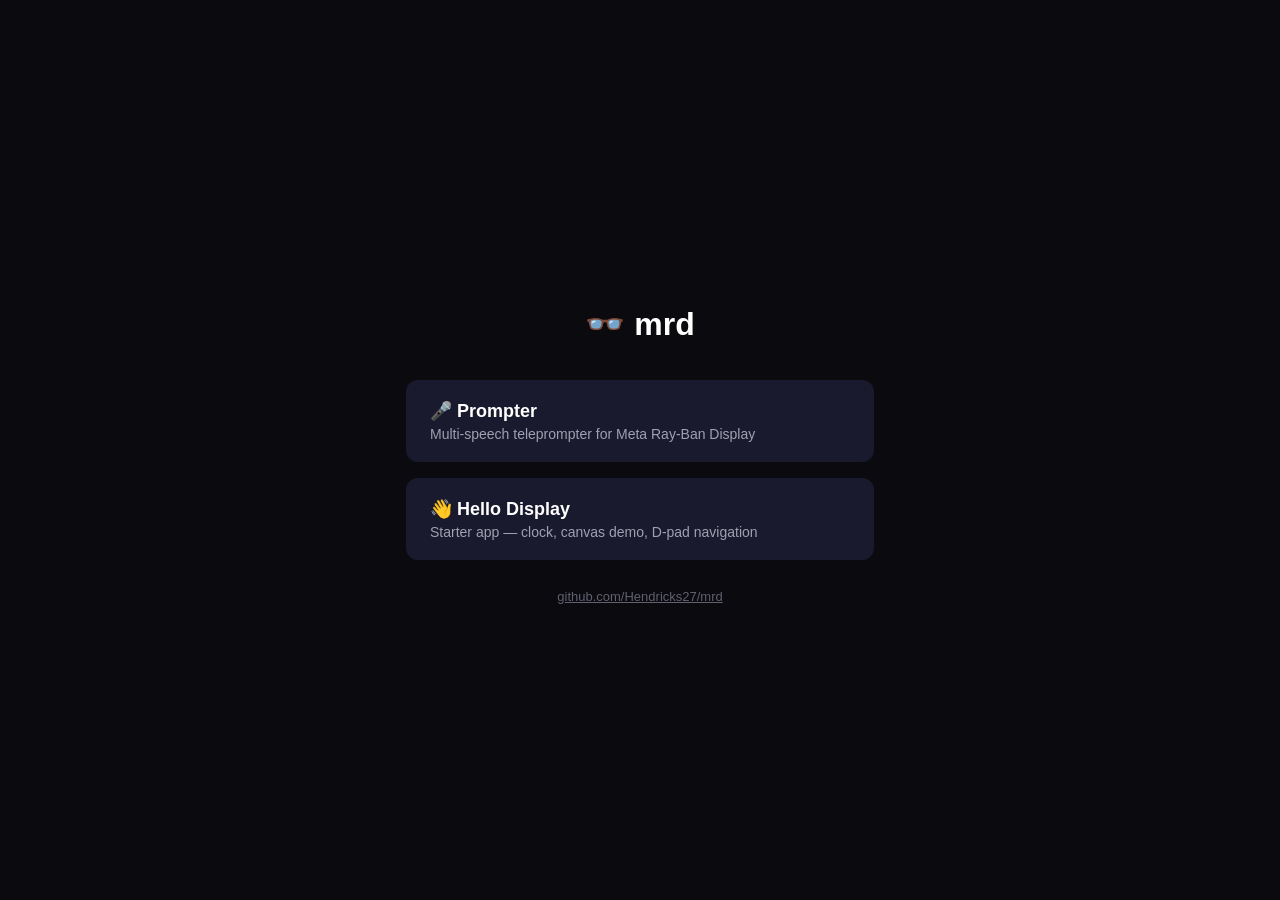
<file: index.html>
<!DOCTYPE html>
<html lang="en">
<head>
  <meta charset="UTF-8">
  <meta name="viewport" content="width=device-width, initial-scale=1.0">
  <title>mrd — Ray-Ban Display apps</title>
  <style>
    body { font-family: -apple-system, BlinkMacSystemFont, 'Segoe UI', sans-serif;
           background: #0a0a0f; color: #fff; display: flex; flex-direction: column;
           align-items: center; justify-content: center; min-height: 100vh; margin: 0; gap: 16px; }
    a { display: block; width: min(420px, 85vw); padding: 20px 24px; background: #1a1a2e;
        border-radius: 12px; color: #fff; text-decoration: none; font-size: 18px; font-weight: 600; }
    a small { display: block; color: #a0a0b0; font-weight: 400; font-size: 14px; margin-top: 4px; }
    a:hover { background: #23233d; }
    p { color: #606070; font-size: 13px; }
  </style>
</head>
<body>
  <h1>👓 mrd</h1>
  <a href="teleprompter/">🎤 Prompter<small>Multi-speech teleprompter for Meta Ray-Ban Display</small></a>
  <a href="helloworld/">👋 Hello Display<small>Starter app — clock, canvas demo, D-pad navigation</small></a>
  <p><a href="https://github.com/Hendricks27/mrd" style="all:unset; text-decoration:underline; cursor:pointer;">github.com/Hendricks27/mrd</a></p>
</body>
</html>
</file>
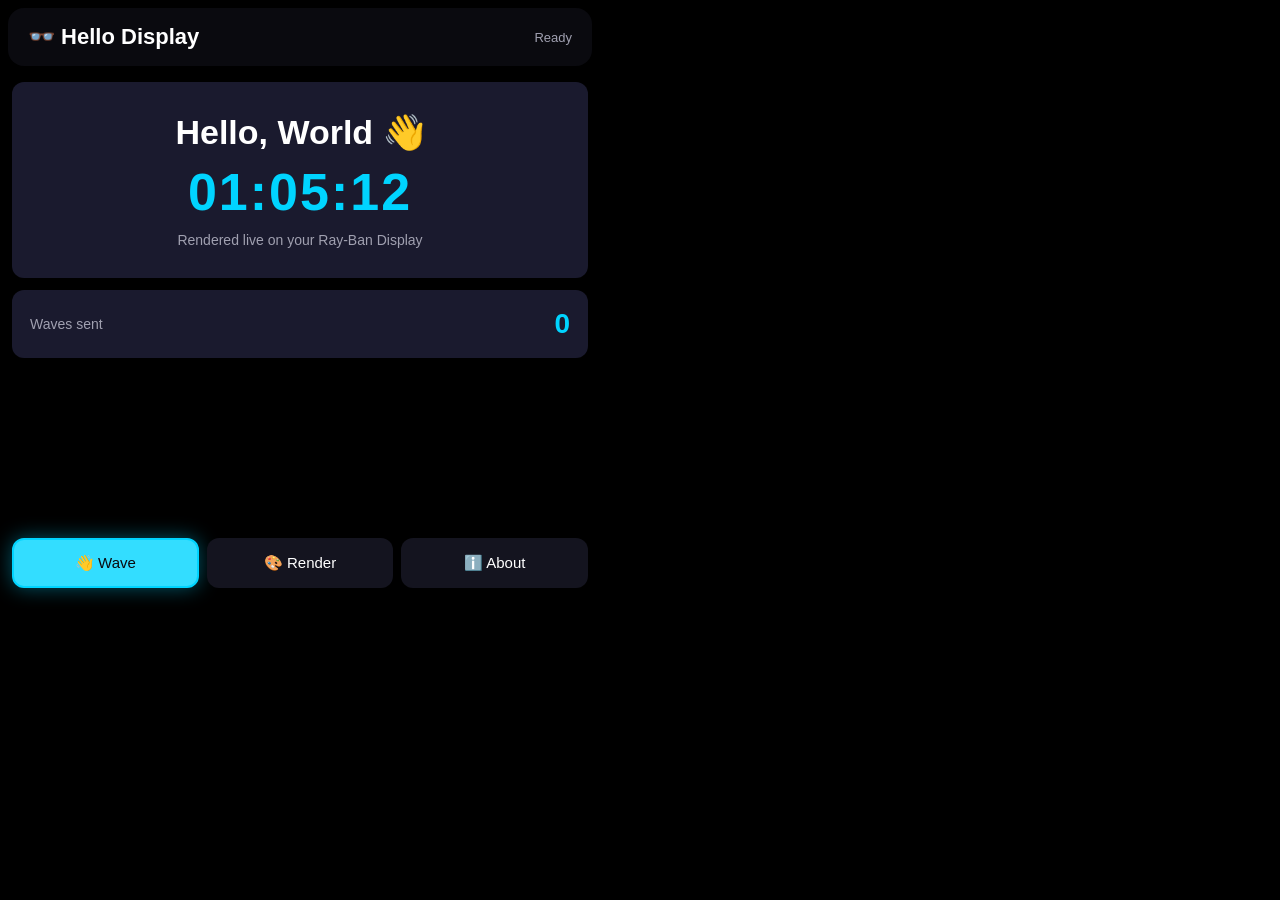
<file: helloworld/index.html>
<!DOCTYPE html>
<html lang="en">
<head>
  <meta charset="UTF-8">
  <meta name="viewport" content="width=600, height=600, initial-scale=1.0, user-scalable=no">
  <meta name="description" content="Hello World for Meta Ray-Ban Display — live clock, canvas rendering demo, and D-pad navigation starter.">
  <meta name="mrbd-web-app-capable" content="yes">
  <title>Hello Display</title>
  <link rel="icon" type="image/png" href="favicon.png">
  <link rel="manifest" href="manifest.webmanifest">
  <link rel="stylesheet" href="styles.css">
</head>
<body>
  <div id="app">

    <!-- ============ HOME ============ -->
    <div id="home" class="screen">
      <header class="header">
        <h1>&#128083; Hello Display</h1>
        <span class="header-meta" id="status-indicator">Ready</span>
      </header>
      <div class="content">
        <div class="hero card">
          <div class="hero-title">Hello, World &#128075;</div>
          <div class="hero-clock" id="clock">--:--:--</div>
          <div class="card-subtitle">Rendered live on your Ray-Ban Display</div>
        </div>
        <div class="card stat-card">
          <span class="card-subtitle">Waves sent</span>
          <span class="card-value" id="wave-count">0</span>
        </div>
      </div>
      <nav class="nav-bar">
        <button class="nav-item primary focusable" data-action="wave">&#128075; Wave</button>
        <button class="nav-item focusable" data-action="go-render">&#127912; Render</button>
        <button class="nav-item focusable" data-action="go-about">&#8505;&#65039; About</button>
      </nav>
    </div>

    <!-- ============ CANVAS RENDER DEMO ============ -->
    <div id="render" class="screen hidden">
      <header class="header">
        <button class="back-btn focusable" data-action="back">&#8592;</button>
        <h1>Canvas Render</h1>
        <span class="header-meta" id="fps-indicator"></span>
      </header>
      <div class="content canvas-wrap">
        <canvas id="demo-canvas" width="560" height="420"></canvas>
      </div>
      <nav class="nav-bar">
        <button class="nav-item focusable" data-action="toggle-anim" id="anim-toggle">&#9208; Pause</button>
      </nav>
    </div>

    <!-- ============ ABOUT ============ -->
    <div id="about" class="screen hidden">
      <header class="header">
        <button class="back-btn focusable" data-action="back">&#8592;</button>
        <h1>About this display</h1>
      </header>
      <div class="content">
        <div class="list-container">
          <div class="list-item focusable" tabindex="0">
            <span class="list-item-icon">&#128441;</span>
            <div class="list-item-content">
              <div class="list-item-title">600 &times; 600 viewport</div>
              <div class="list-item-meta">Monocular, right lens, ~20&deg; FOV</div>
            </div>
          </div>
          <div class="list-item focusable" tabindex="0">
            <span class="list-item-icon">&#9899;</span>
            <div class="list-item-content">
              <div class="list-item-title">Black = transparent</div>
              <div class="list-item-meta">Additive waveguide &mdash; #000 emits no light</div>
            </div>
          </div>
          <div class="list-item focusable" tabindex="0">
            <span class="list-item-icon">&#129508;</span>
            <div class="list-item-content">
              <div class="list-item-title">Neural Band input</div>
              <div class="list-item-meta">Swipes &rarr; D-pad &middot; index pinch = Enter &middot; middle pinch = Back</div>
            </div>
          </div>
          <div class="list-item focusable" tabindex="0">
            <span class="list-item-icon">&#9889;</span>
            <div class="list-item-content">
              <div class="list-item-title">Plain HTML/CSS/JS</div>
              <div class="list-item-meta">No framework &mdash; this whole app is 3 small files</div>
            </div>
          </div>
        </div>
      </div>
    </div>

  </div>
  <script src="app.js"></script>
</body>
</html>
</file>
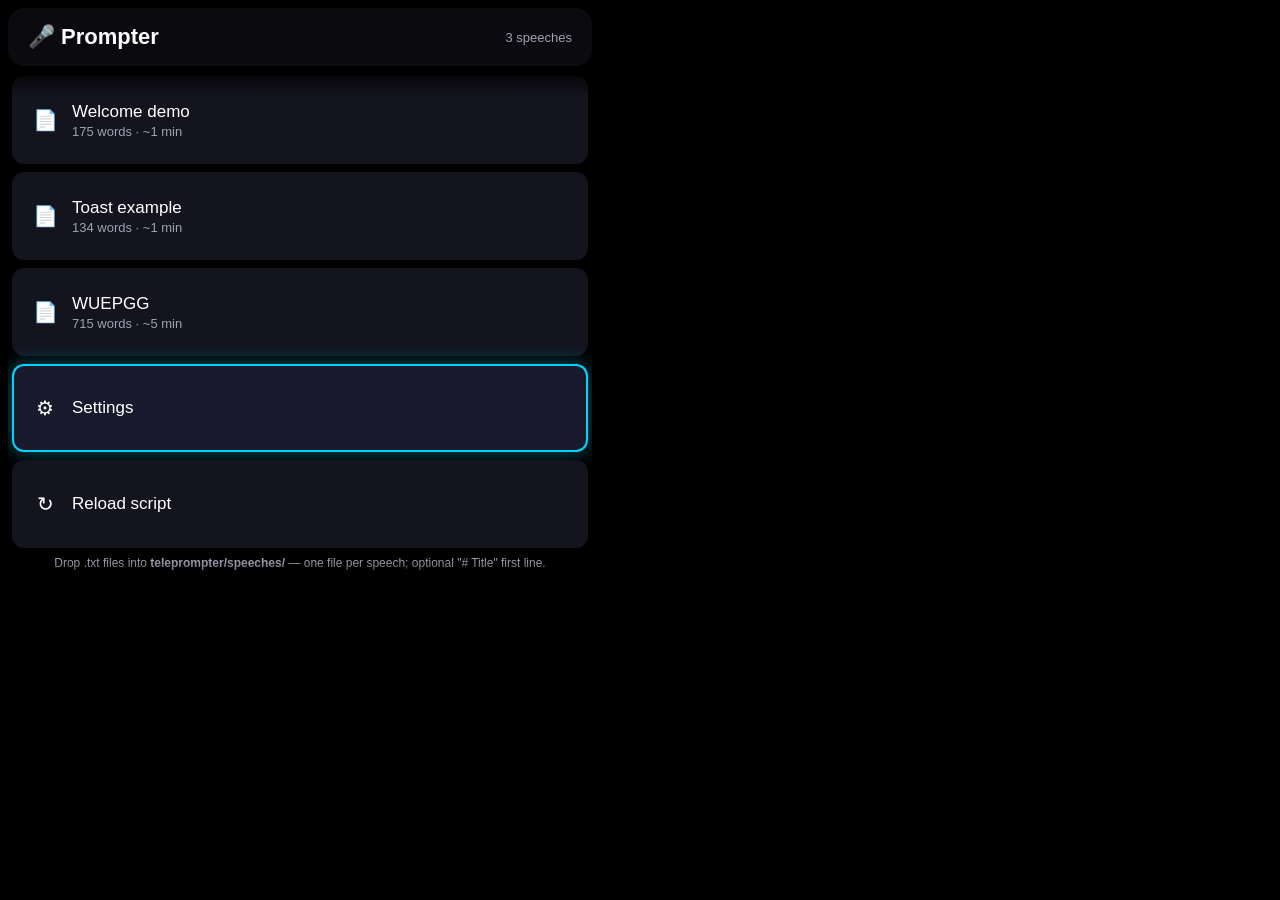
<file: teleprompter/index.html>
<!DOCTYPE html>
<html lang="en">
<head>
  <meta charset="UTF-8">
  <meta name="viewport" content="width=600, height=600, initial-scale=1.0, user-scalable=no">
  <meta name="description" content="Personal teleprompter for Meta Ray-Ban Display — multiple speeches, Neural Band scrolling, adjustable text size and scroll step.">
  <meta name="mrbd-web-app-capable" content="yes">
  <title>Prompter</title>
  <link rel="icon" type="image/png" href="favicon.png">
  <link rel="manifest" href="manifest.webmanifest">
  <link rel="stylesheet" href="styles.css">
</head>
<body>
  <div id="app">

    <!-- ============ HOME: speech picker ============ -->
    <div id="home" class="screen">
      <header class="header">
        <h1>&#127908; Prompter</h1>
        <span class="header-meta" id="script-status">Loading&hellip;</span>
      </header>
      <div class="content-frame">
        <div class="content">
          <div id="speech-list" class="speech-list"></div>
          <button class="menu-item focusable" data-action="go-settings">
            <span class="menu-icon">&#9881;</span>
            <span class="menu-label"><span class="menu-title">Settings</span></span>
          </button>
          <button class="menu-item focusable" data-action="reload-script">
            <span class="menu-icon">&#8635;</span>
            <span class="menu-label"><span class="menu-title">Reload script</span></span>
          </button>
          <p class="hint">Drop .txt files into <b>teleprompter/speeches/</b> &mdash; one file per speech; optional "# Title" first line.</p>
        </div>
      </div>
    </div>

    <!-- ============ SPEECH DETAIL ============ -->
    <div id="speech" class="screen hidden">
      <header class="header">
        <button class="back-btn focusable" data-action="back">&#8592;</button>
        <h1 id="speech-title">Speech</h1>
      </header>
      <div class="content">
        <div class="card stats-card">
          <div class="stat">
            <span class="stat-value" id="stat-words">&ndash;</span>
            <span class="stat-label">words</span>
          </div>
          <div class="stat">
            <span class="stat-value" id="stat-minutes">&ndash;</span>
            <span class="stat-label">est. minutes</span>
          </div>
          <div class="stat">
            <span class="stat-value" id="stat-progress">0%</span>
            <span class="stat-label">position</span>
          </div>
        </div>
        <button class="menu-item focusable initial-focus" data-action="start">
          <span class="menu-icon">&#9654;</span>
          <span class="menu-label"><span class="menu-title" id="start-label">Start prompting</span></span>
        </button>
        <button class="menu-item focusable" data-action="restart">
          <span class="menu-icon">&#9198;</span>
          <span class="menu-label"><span class="menu-title">Restart from top</span></span>
        </button>
      </div>
    </div>

    <!-- ============ PROMPTER ============ -->
    <div id="prompter" class="screen hidden">
      <div class="progress-track"><div class="progress-fill" id="progress-fill"></div></div>
      <div class="prompter-frame">
        <div class="prompter-viewport" id="prompter-viewport">
          <div class="prompter-text" id="prompter-text"></div>
        </div>
      </div>
    </div>

    <!-- ============ SETTINGS ============ -->
    <div id="settings" class="screen hidden">
      <header class="header">
        <button class="back-btn focusable" data-action="back">&#8592;</button>
        <h1>Settings</h1>
        <span class="header-meta">&#8596; to change</span>
      </header>
      <div class="content" id="settings-list">
        <!-- setting rows injected by app.js -->
      </div>
    </div>

  </div>
  <script src="app.js"></script>
</body>
</html>
</file>
<file: helloworld/styles.css>
:root {
  --bg-primary: #000000; /* pure black = transparent on additive display, lets real world show through */
  --bg-secondary: #0a0a0f;
  --bg-tertiary: #14141f;
  --bg-card: #1a1a2e;
  --text-primary: #ffffff;
  --text-secondary: #a0a0b0;
  --text-muted: #606070;
  --accent-primary: #00d4ff;
  --accent-secondary: #00ff88;
  --focus-ring: #00d4ff;
  --focus-glow: rgba(0, 212, 255, 0.4);
  --radius-sm: 8px;
  --radius-md: 12px;
  --radius-lg: 16px;
}

* { margin: 0; padding: 0; box-sizing: border-box; }

body {
  font-family: -apple-system, BlinkMacSystemFont, 'Segoe UI', sans-serif;
  background: var(--bg-primary);
  color: var(--text-primary);
  width: 600px;
  height: 600px;
  overflow: hidden;
}

#app {
  width: 100%;
  height: 100%;
  position: relative;
}

/* --- Screens --- */
.screen {
  width: 100%;
  height: 100%;
  display: flex;
  flex-direction: column;
  position: absolute;
  top: 0;
  left: 0;
  padding: 8px; /* safe margin — edge elements get clipped by rubberbanding */
}
.screen.hidden { display: none; }

/* --- Header --- */
.header {
  display: flex;
  align-items: center;
  padding: 16px 20px;
  background: var(--bg-secondary);
  border-radius: var(--radius-lg);
  gap: 12px;
  flex-shrink: 0;
}
.header h1 {
  font-size: 22px;
  font-weight: 600;
  flex: 1;
}
.header-meta {
  font-size: 13px;
  color: var(--text-secondary);
}
.back-btn {
  background: transparent;
  color: var(--text-primary);
  font-size: 22px;
  padding: 8px 12px;
  border-radius: var(--radius-sm);
  border: 2px solid transparent;
}

/* --- Content Area --- */
.content {
  flex: 1;
  padding: 16px 4px;
  overflow-y: auto;
  display: flex;
  flex-direction: column;
  gap: 12px;
}

/* --- Focus States (critical for EMG/D-pad) --- */
.focusable {
  transition: all 0.15s ease;
  border: 2px solid transparent;
  cursor: pointer;
  min-height: 44px;
}
.focusable:focus {
  outline: none;
  border-color: var(--focus-ring);
  box-shadow: 0 0 20px var(--focus-glow);
}

/* --- Navigation Bar --- */
.nav-bar {
  display: flex;
  gap: 8px;
  padding: 12px 4px 4px;
  flex-shrink: 0;
}
.nav-item {
  flex: 1;
  padding: 14px 16px;
  background: var(--bg-tertiary);
  border-radius: var(--radius-md);
  color: var(--text-primary);
  font-size: 15px;
  font-weight: 500;
  text-align: center;
  display: flex;
  align-items: center;
  justify-content: center;
  gap: 8px;
}
.nav-item:focus { background: var(--bg-card); }
.nav-item.primary {
  background: var(--accent-primary);
  color: #0a0a0f;
}
.nav-item.primary:focus { background: #33ddff; }

/* --- Cards --- */
.card {
  background: var(--bg-card);
  border-radius: var(--radius-md);
  padding: 16px;
  border: 2px solid transparent;
}
.card-subtitle {
  font-size: 14px;
  color: var(--text-secondary);
}
.card-value {
  font-size: 28px;
  font-weight: 700;
  color: var(--accent-primary);
}

/* --- Hello hero --- */
.hero {
  display: flex;
  flex-direction: column;
  align-items: center;
  gap: 10px;
  padding: 28px 16px;
  text-align: center;
}
.hero-title {
  font-size: 34px;
  font-weight: 700;
}
.hero-clock {
  font-size: 52px;
  font-weight: 700;
  font-variant-numeric: tabular-nums;
  color: var(--accent-primary);
  letter-spacing: 2px;
}
.stat-card {
  display: flex;
  align-items: center;
  justify-content: space-between;
}

/* --- Canvas demo --- */
.canvas-wrap {
  align-items: center;
  justify-content: center;
}
#demo-canvas {
  background: var(--bg-secondary);
  border-radius: var(--radius-lg);
}

/* --- List Items --- */
.list-container {
  display: flex;
  flex-direction: column;
  gap: 8px;
  overflow-y: auto;
}
.list-item {
  display: flex;
  align-items: center;
  padding: 14px 16px;
  background: var(--bg-tertiary);
  border-radius: var(--radius-md);
  color: var(--text-primary);
  font-size: 15px;
  text-align: left;
  gap: 12px;
}
.list-item:focus { background: var(--bg-card); }
.list-item-icon {
  font-size: 24px;
  flex-shrink: 0;
  width: 36px;
  text-align: center;
}
.list-item-content { flex: 1; min-width: 0; }
.list-item-title { font-weight: 500; }
.list-item-meta {
  font-size: 13px;
  color: var(--text-secondary);
  margin-top: 2px;
}

/* --- Toast Notifications --- */
.toast {
  position: fixed;
  bottom: 90px;
  left: 50%;
  transform: translateX(-50%) translateY(100px);
  background: var(--bg-card);
  color: var(--text-primary);
  padding: 12px 24px;
  border-radius: var(--radius-md);
  font-size: 14px;
  border: 1px solid var(--accent-primary);
  transition: transform 0.3s ease;
  z-index: 100;
  pointer-events: none;
}
.toast.visible { transform: translateX(-50%) translateY(0); }

/* --- Utility --- */
.hidden { display: none !important; }
</file>
<file: teleprompter/styles.css>
:root {
  --bg-primary: #000000; /* pure black = transparent on additive display */
  --bg-secondary: #0a0a0f;
  --bg-tertiary: #14141f;
  --bg-card: #1a1a2e;
  --text-primary: #ffffff;
  --text-secondary: #a0a0b0;
  --accent-primary: #00d4ff;
  --focus-ring: #00d4ff;
  --focus-glow: rgba(0, 212, 255, 0.4);
  --radius-sm: 8px;
  --radius-md: 12px;
  --radius-lg: 16px;
}

* { margin: 0; padding: 0; box-sizing: border-box; }

body {
  font-family: -apple-system, BlinkMacSystemFont, 'Segoe UI', sans-serif;
  background: var(--bg-primary);
  color: var(--text-primary);
  width: 600px;
  height: 600px;
  overflow: hidden;
}

#app { width: 100%; height: 100%; position: relative; }

/* --- Screens --- */
.screen {
  width: 100%;
  height: 100%;
  display: flex;
  flex-direction: column;
  position: absolute;
  top: 0;
  left: 0;
  padding: 8px; /* safe margin */
}
.screen.hidden { display: none; }

/* --- Header --- */
.header {
  display: flex;
  align-items: center;
  padding: 16px 20px;
  background: var(--bg-secondary);
  border-radius: var(--radius-lg);
  gap: 12px;
  flex-shrink: 0;
}
.header h1 { font-size: 22px; font-weight: 600; flex: 1; }
.header-meta { font-size: 13px; color: var(--text-secondary); }
.back-btn {
  background: transparent;
  color: var(--text-primary);
  font-size: 22px;
  padding: 8px 12px;
  border-radius: var(--radius-sm);
  border: 2px solid transparent;
}

/* --- Content --- */
.content {
  flex: 1;
  padding: 10px 4px 4px;
  overflow-y: auto;
  display: flex;
  flex-direction: column;
  gap: 8px;
}

/* --- Focus states (critical for EMG/D-pad) --- */
.focusable {
  transition: all 0.15s ease;
  border: 2px solid transparent;
  cursor: pointer;
  min-height: 44px;
}
.focusable:focus {
  outline: none;
  border-color: var(--focus-ring);
  box-shadow: 0 0 20px var(--focus-glow);
}

/* --- Cards / stats --- */
.card {
  background: var(--bg-card);
  border-radius: var(--radius-md);
  padding: 16px;
}
.stats-card {
  display: flex;
  justify-content: space-around;
  padding: 12px 16px;
}
.stat { display: flex; flex-direction: column; align-items: center; gap: 2px; }
.stat-value {
  font-size: 26px;
  font-weight: 700;
  color: var(--accent-primary);
}
.stat-label { font-size: 12px; color: var(--text-secondary); }

/* --- Scrollable content frame with edge scrims (home) --- */
.content-frame {
  flex: 1;
  position: relative;
  overflow: hidden;
}
.content-frame .content { height: 100%; }
.content-frame::before,
.content-frame::after {
  content: '';
  position: absolute;
  left: 0;
  right: 0;
  height: 32px;
  pointer-events: none;
  z-index: 5;
}
.content-frame::before { top: 0; background: linear-gradient(to bottom, #000, transparent); }
.content-frame::after { bottom: 0; background: linear-gradient(to top, #000, transparent); }

/* --- Speech list --- */
.speech-list {
  display: flex;
  flex-direction: column;
  gap: 8px;
}
.menu-title { display: block; }
.menu-meta {
  display: block;
  font-size: 13px;
  font-weight: 400;
  color: var(--text-secondary);
  margin-top: 2px;
}

/* --- Home menu --- */
.menu-item {
  display: flex;
  align-items: center;
  gap: 14px;
  padding: 8px 18px;
  min-height: 88px; /* platform-mandated tap-target height */
  background: var(--bg-tertiary);
  border-radius: var(--radius-md);
  color: var(--text-primary);
  font-size: 17px;
  font-weight: 500;
  text-align: left;
}
.menu-item:focus { background: var(--bg-card); }
.menu-icon { font-size: 20px; width: 26px; text-align: center; }
.menu-label { flex: 1; }
.hint {
  font-size: 12px;
  color: var(--text-secondary);
  text-align: center;
  padding: 0 8px;
}

/* --- Prompter --- */
#prompter { padding: 8px; gap: 6px; }
.progress-track {
  height: 5px;
  background: var(--bg-tertiary);
  border-radius: 3px;
  flex-shrink: 0;
  overflow: hidden;
}
.progress-fill {
  height: 100%;
  width: 0%;
  background: var(--accent-primary);
  border-radius: 3px;
  transition: width 0.25s ease;
}
.prompter-frame {
  flex: 1;
  position: relative;
  overflow: hidden;
}
.prompter-viewport {
  height: 100%;
  overflow: hidden; /* no scrollbar; scrolled programmatically */
  /* NOTE: no CSS scroll-behavior here — position restores must be instant;
     user-initiated steps request smooth explicitly in app.js */
}
/* Edge scrims (required on scrolling containers). Gradient to pure black
   = fade to transparent on the additive display. */
.prompter-frame::before,
.prompter-frame::after {
  content: '';
  position: absolute;
  left: 0;
  right: 0;
  height: 48px;
  pointer-events: none;
  z-index: 5;
}
.prompter-frame::before { top: 0; background: linear-gradient(to bottom, #000, transparent); }
.prompter-frame::after { bottom: 0; background: linear-gradient(to top, #000, transparent); }
.prompter-text {
  padding: 6px 10px 520px; /* deep bottom pad lets the last line reach the top */
  color: var(--text-primary);
  /* font-size / line-height / weight set from settings by app.js */
}
.prompter-text p { margin-bottom: 0.8em; }

/* --- Settings rows --- */
.setting-row {
  display: flex;
  align-items: center;
  gap: 12px;
  padding: 8px 18px;
  min-height: 88px; /* platform-mandated tap-target height */
  background: var(--bg-tertiary);
  border-radius: var(--radius-md);
  color: var(--text-primary);
  font-size: 16px;
  text-align: left;
}
.setting-row:focus { background: var(--bg-card); }
.setting-label { flex: 1; font-weight: 500; }
.setting-value {
  color: var(--accent-primary);
  font-weight: 700;
  font-size: 16px;
  min-width: 96px;
  text-align: right;
}

/* --- Toast --- */
.toast {
  position: fixed;
  top: 24px;
  left: 50%;
  transform: translateX(-50%) translateY(-90px);
  background: var(--bg-card);
  color: var(--text-primary);
  padding: 10px 22px;
  border-radius: 24px; /* platform toast spec */
  font-size: 15px;
  border: 1px solid var(--accent-primary);
  transition: transform 0.3s ease;
  z-index: 100;
  pointer-events: none;
  white-space: nowrap;
}
.toast.visible { transform: translateX(-50%) translateY(0); }

.hidden { display: none !important; }
</file>
